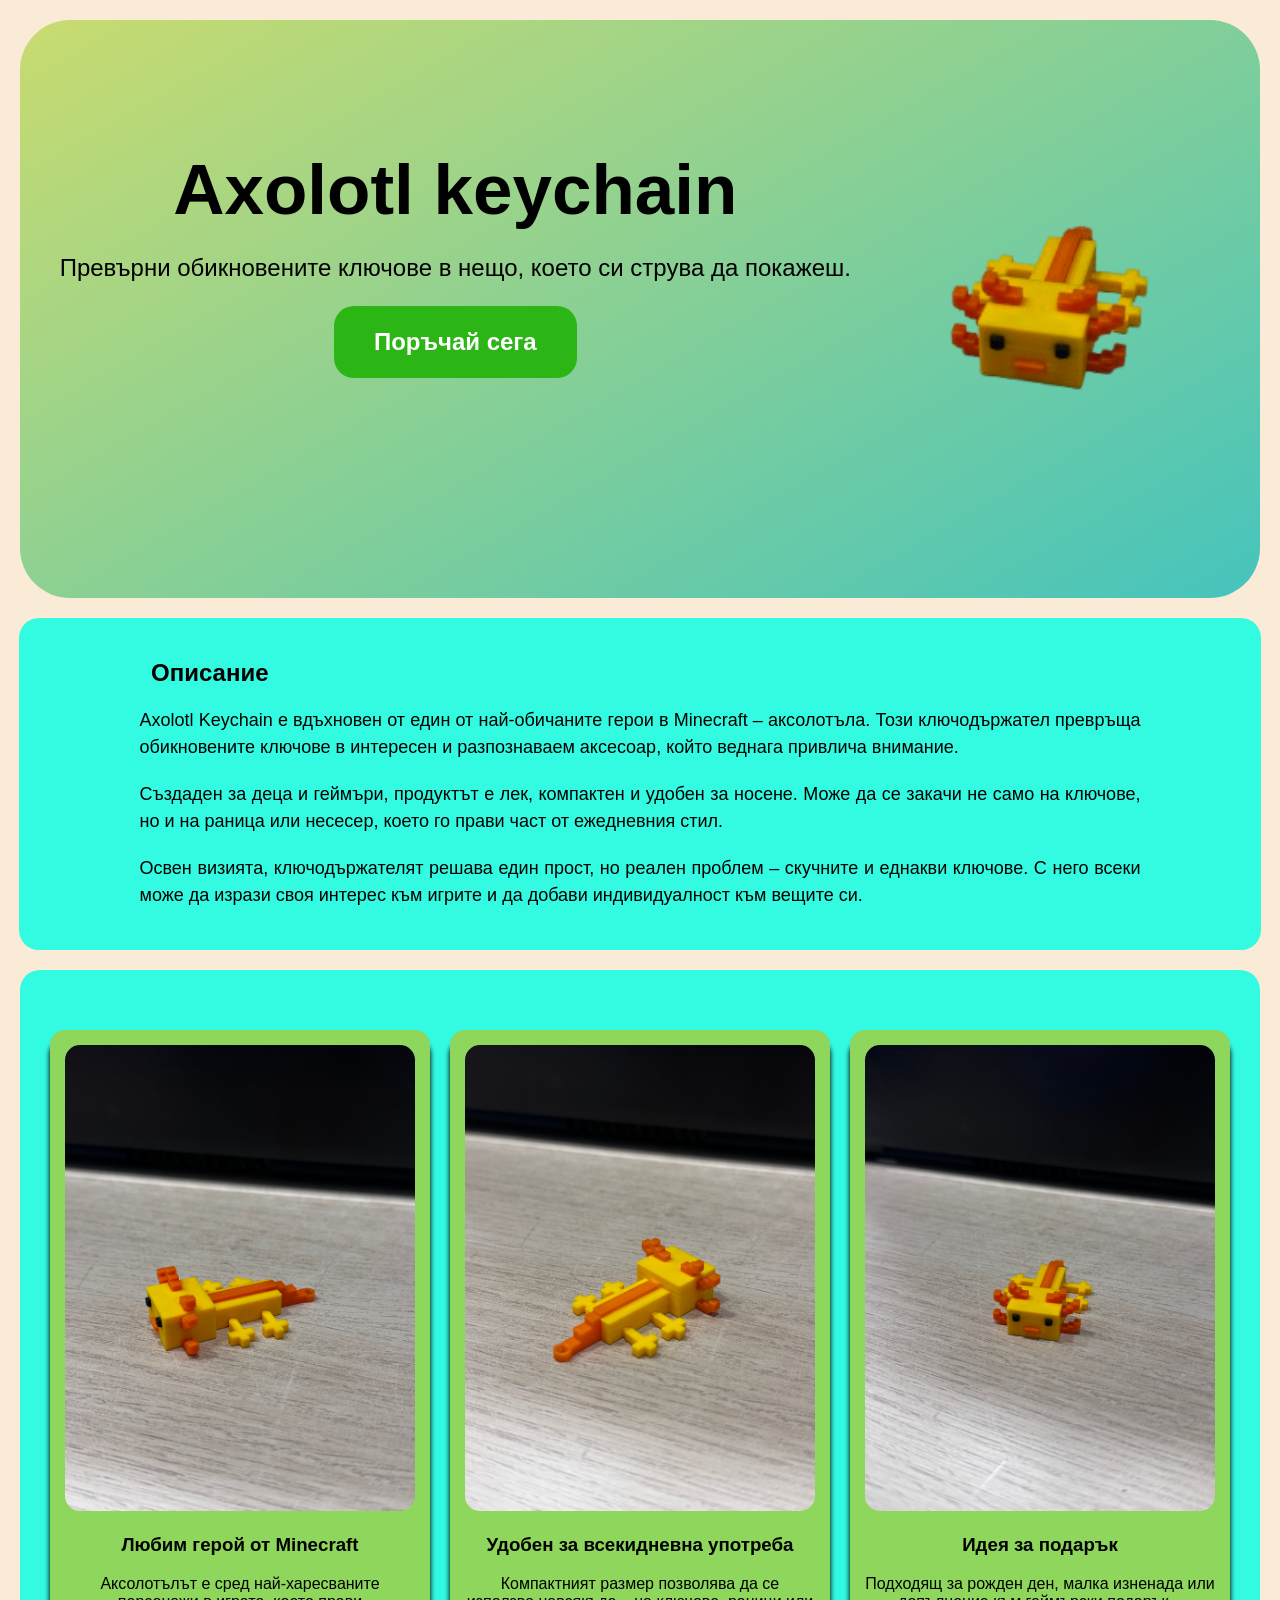
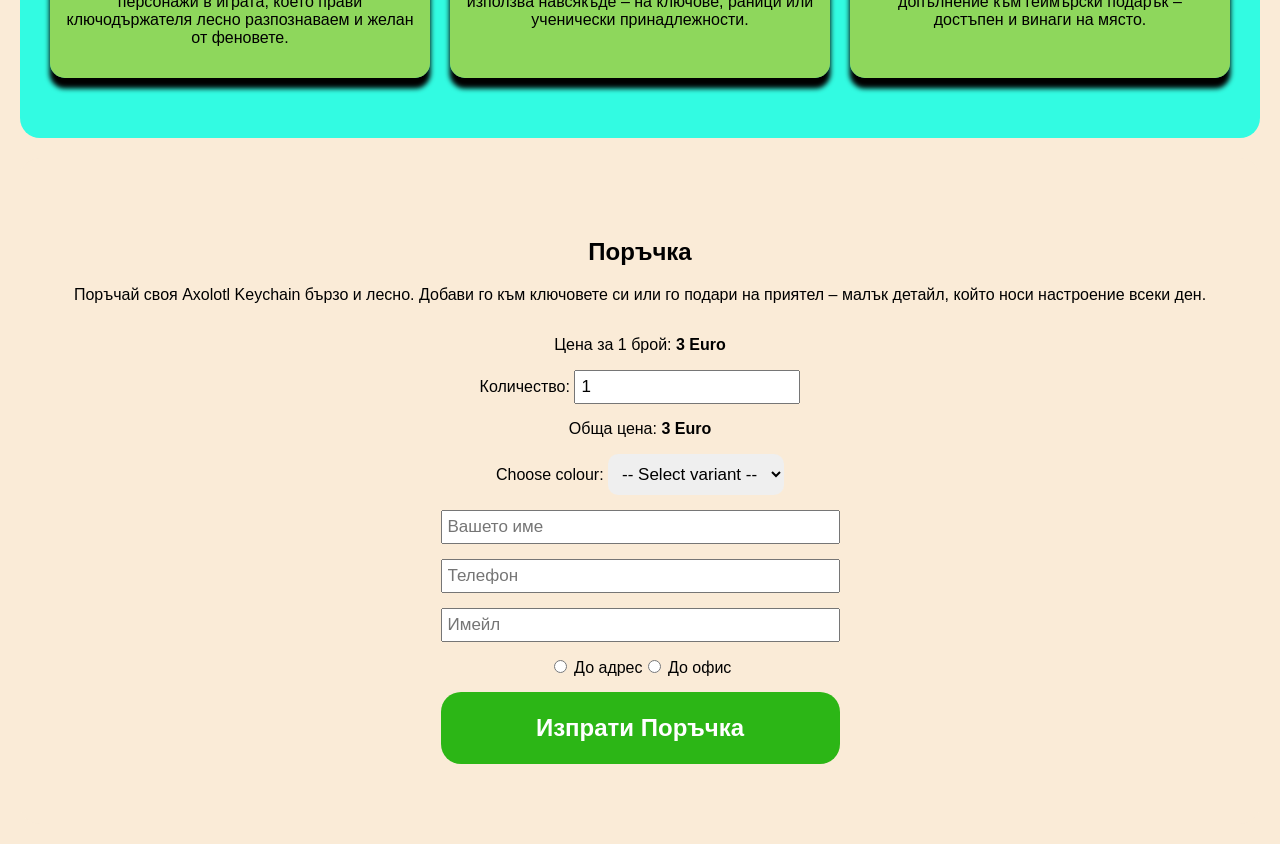
<file: index.html>
<!DOCTYPE html>
<html>

<head>
    <link rel="stylesheet" href="style.css">
    <meta charset="UTF-8">
    <title>LowPoly Lab</title>
</head>

<body>
    <!-- ===================================HERO========================================== -->
    <section id="hero">
        <div class="hero-content">
            <div class="hero-text">
                <h1>Axolotl keychain</h1>
                <p>Превърни обикновените ключове в нещо, което си струва да покажеш.</p>
                <a href="#order">
                    <button>Поръчай сега</button>
                </a>
            </div>
            <div class="hero-image">
                <img src="images/IMG_3989-removebg-preview.png">

            </div>
        </div>
    </section>
    <!-- <<<<<<<<<<<<<<<<<<<<<<<<<DESCRIPTION>>>>>>>>>>>>>>>>>>>>>>>> -->
    <section id="details">
        <h2>Описание</h2>

        <p>
            Axolotl Keychain е вдъхновен от един от най-обичаните герои в Minecraft – аксолотъла. Този ключодържател
            превръща обикновените ключове в интересен и разпознаваем аксесоар, който веднага привлича внимание.
        </p>
        <p>
            Създаден за деца и геймъри, продуктът е лек, компактен и удобен за носене. Може да се закачи не само на
            ключове, но и на раница или несесер, което го прави част от ежедневния стил.
        </p>
        <p>
            Освен визията, ключодържателят решава един прост, но реален проблем – скучните и еднакви ключове. С него
            всеки може да изрази своя интерес към игрите и да добави индивидуалност към вещите си.
        </p>

    </section>
    <!-- ..................................CARDS.......................................... -->
    <section id="cards-container">
        <div class="card">
            <img src="images/IMG_3990.jpeg" alt="Not loading">
            <h3>Любим герой от Minecraft</h3>
            <p>Аксолотълът е сред най-харесваните персонажи в играта, което прави ключодържателя лесно разпознаваем и
                желан от феновете.</p>
        </div>
        <div class="card">
            <img src="images/IMG_3991.jpeg" alt="Not loading">
            <h3>Удобен за всекидневна употреба</h3>
            <p>Компактният размер позволява да се използва навсякъде – на ключове, раници или ученически принадлежности.
            </p>
        </div>
        <div class="card">
            <img src="images/IMG_3989.jpeg" alt="Not loading">
            <h3>Идея за подарък</h3>
            <p>Подходящ за рожден ден, малка изненада или допълнение към геймърски подарък – достъпен и винаги на място.
            </p>
        </div>
    </section>



    <!-- =+++++++++++++++++++++++++++++++++ORDER MENU+++++++++++++++++++++++++++++++++++++++++++++= -->
    <section id="order">
        <h2>Поръчка</h2>
        <p>Поръчай своя Axolotl Keychain бързо и лесно. Добави го към ключовете си или го подари на приятел – малък
            детайл, който носи настроение всеки ден.</p>
        <form action="https://formspree.io/f/meenrwkr" method="POST">
            <input type="hidden" name="_next" value="thankyou.html">
            <div class="price-box">
                <p>Цена за 1 брой: <strong><span id="price">3</span> Euro</strong></p>

                <label for="quantity">Количество:</label>
                <input type="number" id="quantity" name="Quantity" value="1" min="1" required
                    oninput="calculateTotal()">

                <p>Обща цена: <strong><span id="total">3</span> Euro</strong></p>

                <input type="hidden" id="totalInput" name="Total price" value="3 Euro.">
                <label for="variant">Choose colour:</label>

                <select id="variant" name="Axolotl variant" required>
                    <option value="">-- Select variant --</option>
                    <option value="Pink Axolotl">Yellow Axolotl</option>
                    <option value="Blue Axolotl">Blue Axolotl</option>
                    <option value="Green Axolotl">Green Axolotl</option>
                    
                </select>
            </div>

            <input type="text" name="Customer name" placeholder="Вашето име" required>
            <input type="tel" name="Phone number" placeholder="Телефон" required>
            <input type="email" name="Email" placeholder="Имейл" required>
            <div class="delivery-options">
                <label>
                    <input type="radio" name="delivery" value="adress" required onclick="showDeliveryField('adress')">
                    До адрес
                </label>
                <label>
                    <input type="radio" name="delivery" value="office" required onclick="showDeliveryField('office')">
                    До офис
                </label>
            </div>
            <input id="adressfield" type="text" name="address" placeholder="адрес за доставка" required
                style="display: none;">
            <input id="officefield" type="text" name="office" placeholder="офис за доставка" required
                style="display: none;">
            <button type="submit">Изпрати Поръчка</button>

        </form>


    </section>
    <script>

        function showDeliveryField(type) {
            const adressfield = document.getElementById("adressfield");
            const officefield = document.getElementById("officefield");
            if (type === "adress") {
                adressfield.style.display = "block";
                officefield.style.display = "none";

                adressfield.required = true;
                officefield.required = false;
            } else {
                adressfield.style.display = "none";
                officefield.style.display = "block";

                adressfield.required = false;
                officefield.required = true;
            }


        }

    </script>
    <script>
        const productPrice = 3;

        function calculateTotal() {
            const quantity = document.getElementById("quantity").value;
            const total = productPrice * quantity;

            document.getElementById("total").textContent = total;
            document.getElementById("totalInput").value = total + "Euro";
        }

        function showDeliveryField(type) {
            const adressfield = document.getElementById("adressfield");
            const officefield = document.getElementById("officefield");

            if (type === "adress") {
                adressfield.style.display = "block";
                officefield.style.display = "none";

                adressfield.required = true;
                officefield.required = false;
            } else {
                adressfield.style.display = "none";
                officefield.style.display = "block";

                adressfield.required = false;
                officefield.required = true;
            }
        }
    </script>
</body>

</html>
</file>
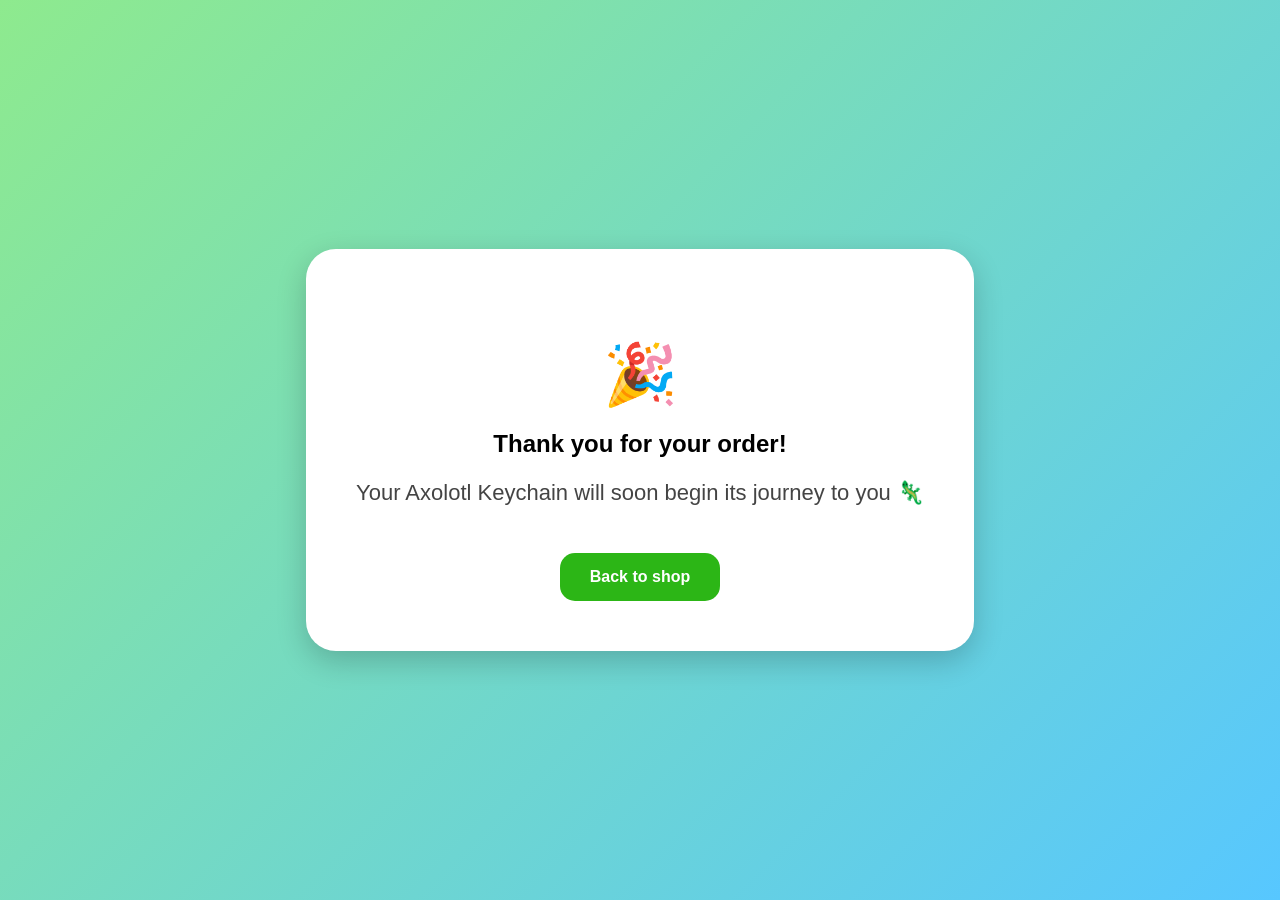
<file: thankyou.html>
<!DOCTYPE html>
<html lang="en">

<head>
    <meta charset="UTF-8">
    <title>Thank You</title>

    <style>
        body {
            font-family: Arial, sans-serif;
            background: linear-gradient(135deg, #8eea8e, #57c7ff);
            display: flex;
            justify-content: center;
            align-items: center;
            height: 100vh;
            margin: 0;
        }

        .thankyou-box {
            background-color: white;
            padding: 50px;
            border-radius: 30px;
            text-align: center;
            max-width: 600px;
            box-shadow: 0 10px 30px rgba(0,0,0,0.2);
        }

        h1 {
            font-size: 60px;
            margin-bottom: 10px;
        }

        p {
            font-size: 22px;
            color: #444;
        }

        a {
            display: inline-block;
            margin-top: 25px;
            padding: 15px 30px;
            background-color: rgb(44, 182, 22);
            color: white;
            text-decoration: none;
            border-radius: 15px;
            font-weight: bold;
            transition: 0.3s;
        }

        a:hover {
            transform: scale(1.05);
            background-color: chartreuse;
        }
    </style>
</head>

<body>

    <div class="thankyou-box">
        <h1>🎉</h1>

        <h2>Thank you for your order!</h2>

        <p>
            Your Axolotl Keychain will soon begin its journey to you 🦎
        </p>

        <a href="index.html">Back to shop</a>
    </div>

</body>

</html>
</file>
<file: style.css>
html {
    scroll-behavior: smooth;
}

body {
    font-family: 'Trebuchet MS', 'Lucida Sans Unicode', 'Lucida Grande', 'Lucida Sans', Arial, sans-serif;
    background-color: antiquewhite;
}

section {
    max-width: 1200px;
    padding: 60px 20px;
    margin: 20px auto;
    background-color: rgba(0, 255, 229, 0.801);
    text-align: center;
    border-radius: 20px;

}

/* ((((((((((((((((((((HERO))))))))))))))))))))))) */
#hero {
    background: linear-gradient(150deg, rgb(201, 219, 111), rgb(69, 196, 189));
    border-radius: 50px;

}

.hero-content {
    display: flex;
    align-items: center;
    justify-content: space-around;
    padding: 10px 10px;
}

.hero-image {
    .hero-image img {
        width: 100%;
        max-width: 500px;
        height: auto;
    }
    

}
.hero-image img {
    width: 350px;
    transform: scale(2);
}


.hero-text h1 {
    font-size: 71px;
    margin-bottom: 5px;
}

.hero-text p {
    font-size: 24px;
}

.hero-text {
    padding-bottom: 150px;
}



/* <<<<<<<<<<<<<<<<<<<<<<<<<<BUTTONS>>>>>>>>>>>>>>>>>>>>>>>>>>>>>>> */
button {
    background-color: rgb(44, 182, 22);
    color: white;
    font-family: inherit;
    font-weight: bold;
    font-size: 24px;
    border: none;
    border-radius: 20px;
    padding: 22px 40px;
    cursor: pointer;
}

button:hover {
    background-color: chartreuse;
}

/* (((((((((((((((((((((((((((((((DETAILS)))))))))))))))))))))))))))))))) */
#details {
    padding: 21px;
}

#details h2 {
    text-align: left;
    margin-left: 111px;
}

#details p {
    text-align: justify;
    max-width: 1001px;
    margin: 0 auto 20px;
    font-size: 18px;
    line-height: 1.5;
}

/* <<<<<<<<<<<<<<<<<<<<<<<<<CARDS>>>>>>>>>>>>>>>>>>>>>>>>>>>> */
.card img {
    width: 100%;
}

.card {
    width: 350px;
    background-color: rgba(185, 199, 30, 0.681);
    border-radius: 15px;
    overflow: hidden;
    padding: 15px;
    box-shadow: 0px 10px 5px 0.5px;

}

.card img {
    border-radius: 15px;
    overflow: hidden;
}

#cards-container {
    display: flex;
    justify-content: center;
    gap: 20px;
}

.card:hover {
    transform: translateY(-15px);
    transition: 0.5s;
}

/* ((((((((((((((((((((((((((((((((((ORDER MENU)))))))))))))))))))))))))))))))))))))) */
#order {
    background-color: antiquewhite;

}

form {
    display: flex;
    flex-direction: column;
    gap: 15px;
    max-width: 399px;
    margin: auto;
}

input {
    font-size: 17px;
    padding: 5px;
}

.delivery-options {
    display: flex;
    justify-content: center;
}

select {
    font-size: 17px;
    padding: 10px;
    border-radius: 10px;
    border: none;
}

/* ===================================================================================================================================================================== */
</file>
